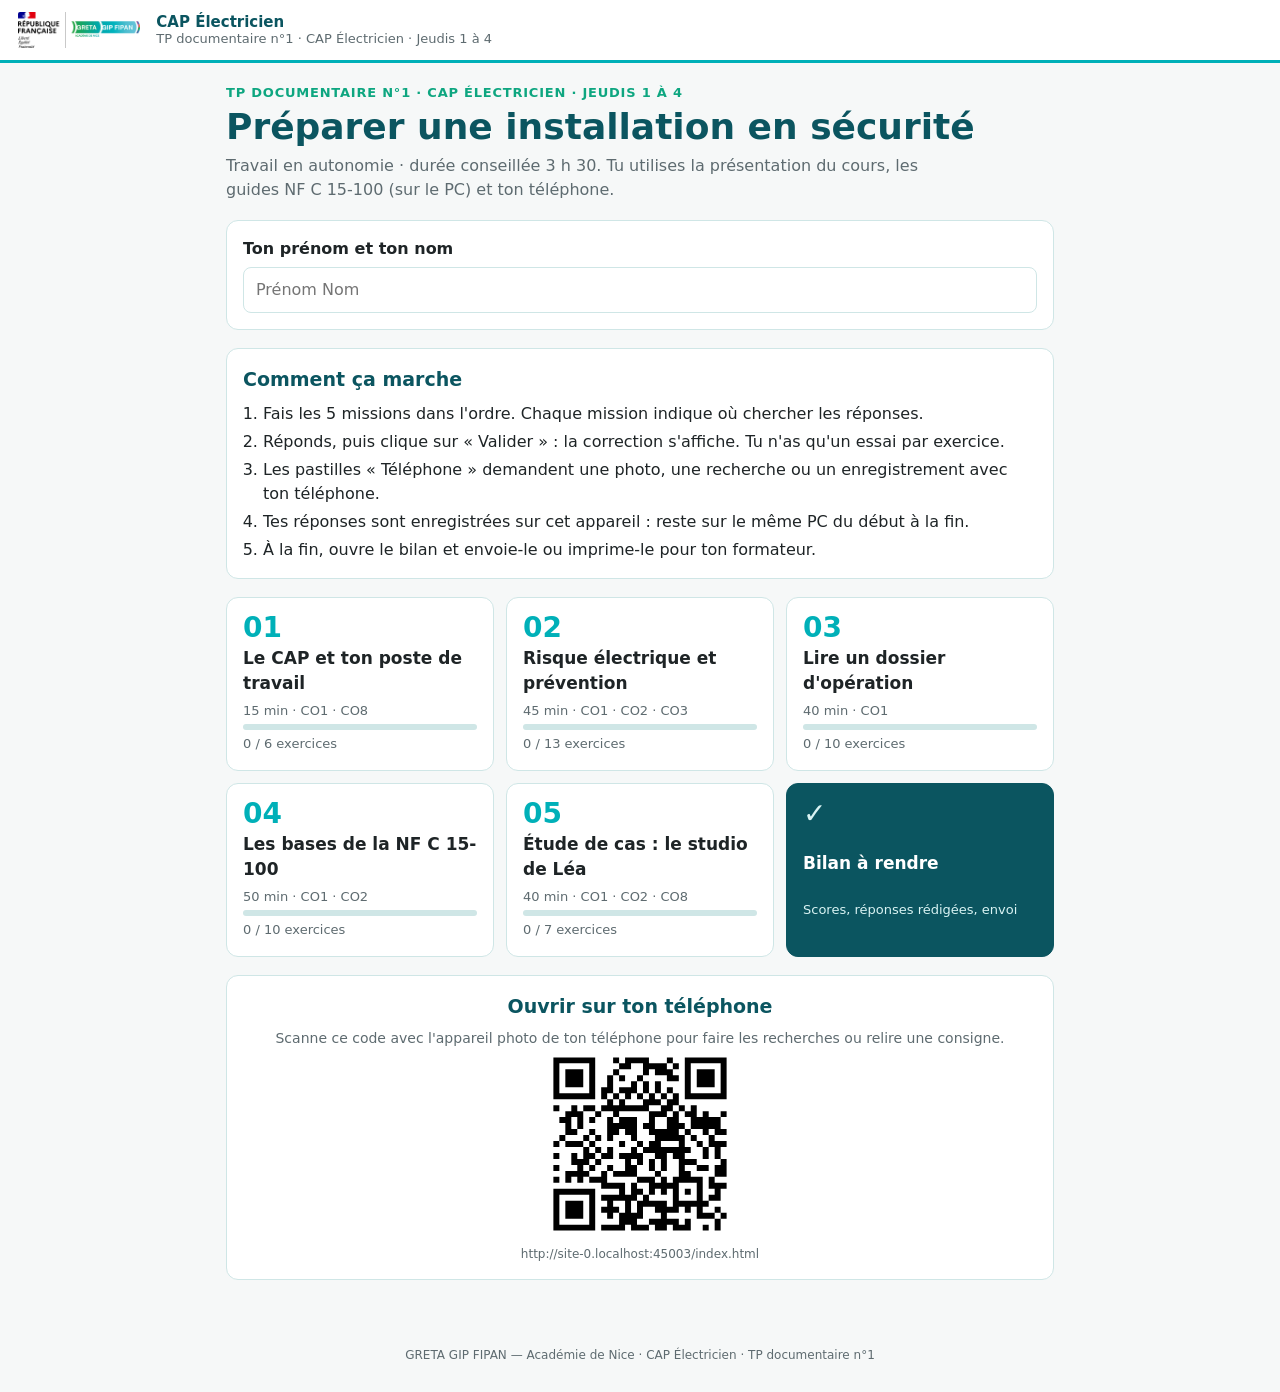
<file: index.html>
<!doctype html>
<html lang="fr">
<head>
<meta charset="utf-8">
<meta name="viewport" content="width=device-width,initial-scale=1">
<title>TP documentaire n°1 – CAP Électricien</title>
<meta name="description" content="TP documentaire en autonomie : préparer une installation électrique en sécurité (CAP Électricien, GRETA GIP FIPAN).">
<link rel="stylesheet" href="style.css">
</head>
<body>
<div id="app"><p style="padding:20px">Chargement du TP…</p></div>
<noscript><p style="padding:20px">Ce TP a besoin de JavaScript pour fonctionner.</p></noscript>
<script src="qrcode.js"></script>
<script src="data.js"></script>
<script src="config.js"></script>
<script src="app.js"></script>
</body>
</html>
</file>
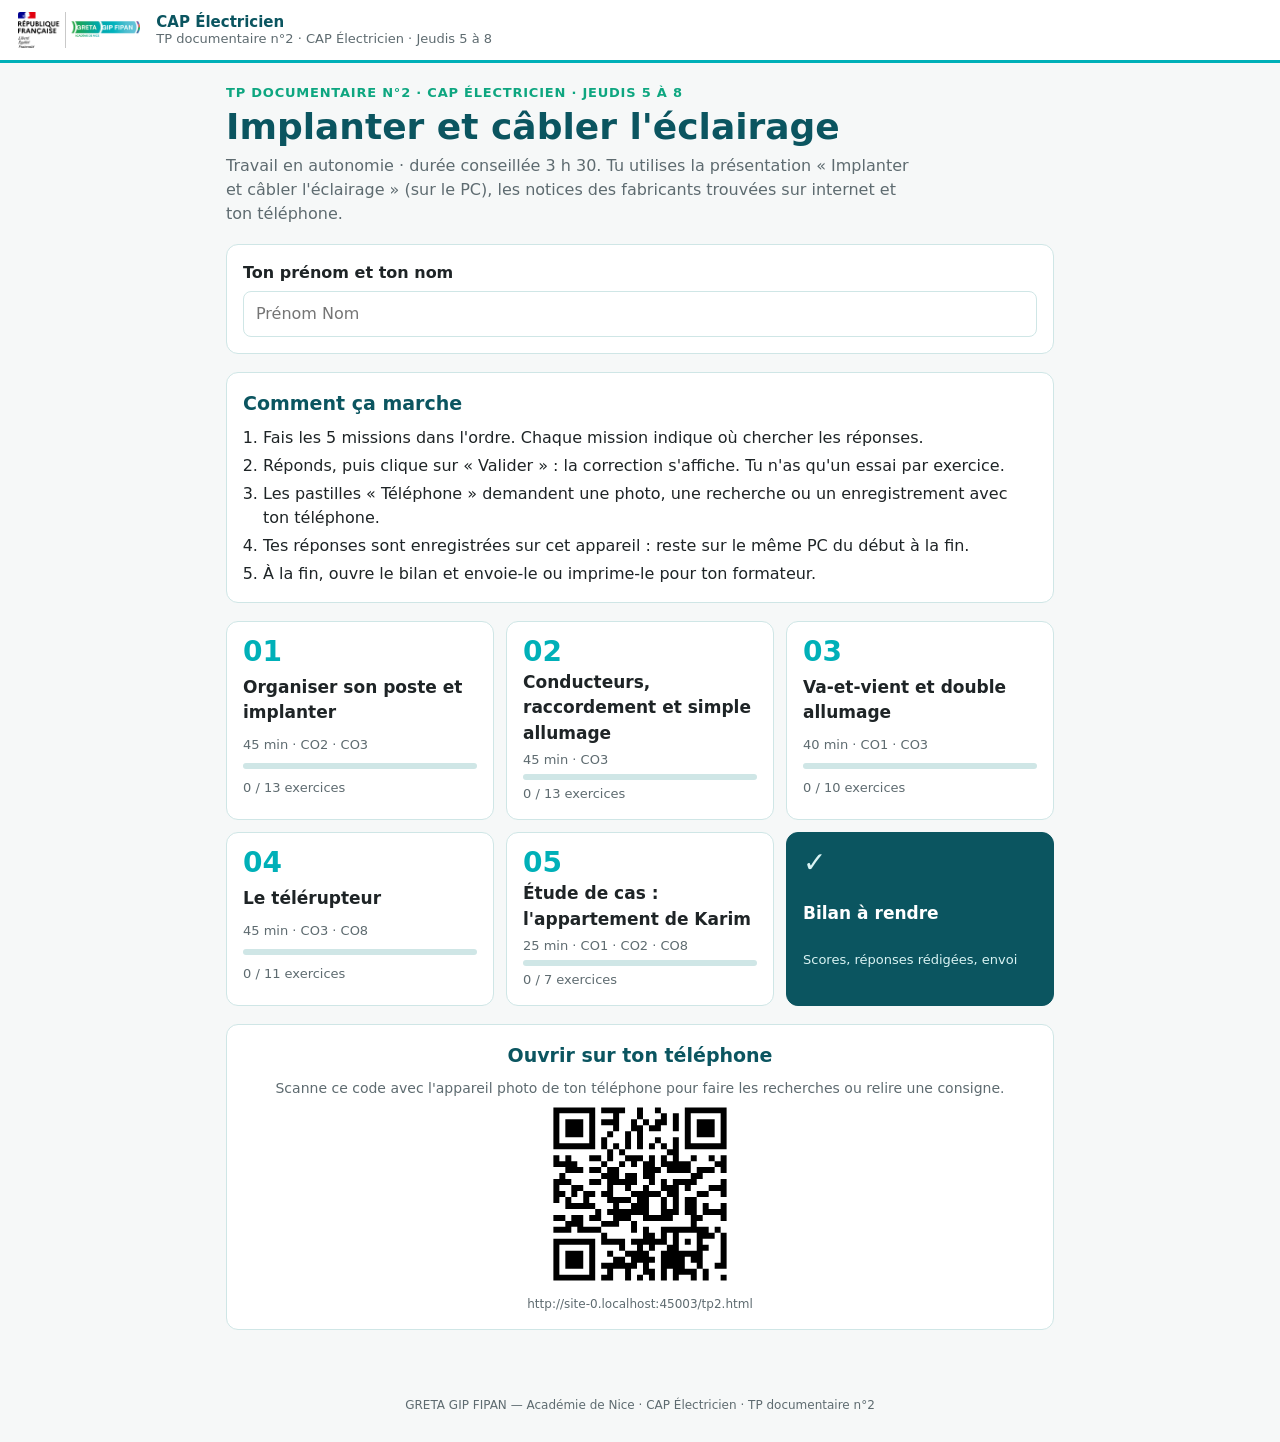
<file: tp2.html>
<!doctype html>
<html lang="fr">
<head>
<meta charset="utf-8">
<meta name="viewport" content="width=device-width,initial-scale=1">
<title>TP documentaire n°2 – CAP Électricien</title>
<meta name="description" content="TP documentaire en autonomie : implanter et câbler l’éclairage (simple allumage, va-et-vient, télérupteur) (CAP Électricien, GRETA GIP FIPAN).">
<link rel="stylesheet" href="style.css">
</head>
<body>
<div id="app"><p style="padding:20px">Chargement du TP…</p></div>
<noscript><p style="padding:20px">Ce TP a besoin de JavaScript pour fonctionner.</p></noscript>
<script src="qrcode.js"></script>
<script src="data2.js"></script>
<script src="config.js"></script>
<script src="app.js"></script>
</body>
</html>
</file>
<file: style.css>
/* Charte GRETA GIP FIPAN – cours CAP Électricien */
:root{
  --ink:#1e2426; --teal:#0b5560; --cyan:#00b0b8; --green:#0ea680; --grey:#5e6b70;
  --pale:#e6f6f5; --line:#cfe6e6; --bg:#f6f8f8; --card:#fff;
  --good:#1f8a4c; --goodbg:#e8f5ec; --bad:#c0392b; --badbg:#fdecea; --warn:#8a5a00; --warnbg:#fff4e0;
  --f:"Segoe UI",system-ui,-apple-system,Roboto,Arial,sans-serif;
}
@media (prefers-color-scheme:dark){:root:not([data-theme="light"]){
  --ink:#e6ecec; --teal:#6fd0d6; --cyan:#3cc6cc; --green:#3fcf9f; --grey:#9eacb0;
  --pale:#17302f; --line:#2c4646; --bg:#0f1516; --card:#172021;
  --good:#5fd08f; --goodbg:#16301f; --bad:#ff8a7a; --badbg:#3a1d1a; --warn:#f2c46b; --warnbg:#342611; color-scheme:dark}}
*{box-sizing:border-box}
html,body{margin:0}
body{background:var(--bg);color:var(--ink);font-family:var(--f);font-size:16px;line-height:1.5}
a{color:var(--teal)}
.top{display:flex;align-items:center;gap:14px;padding:10px 16px;background:var(--card);border-bottom:3px solid var(--cyan);position:sticky;top:0;z-index:5}
.brand img{height:40px;display:block;background:#fff;border-radius:4px;padding:2px}
.toptxt{display:flex;flex-direction:column;line-height:1.2;min-width:0}
.toptxt strong{color:var(--teal);font-size:15px}
.toptxt span{color:var(--grey);font-size:13px;white-space:nowrap;overflow:hidden;text-overflow:ellipsis}
.wrap{max-width:860px;margin:0 auto;padding:20px 16px 48px;display:grid;gap:18px}
.hero h1{font-size:clamp(26px,5vw,36px);line-height:1.1;margin:4px 0 8px;color:var(--teal)}
.eyebrow{margin:0;font-size:13px;font-weight:700;letter-spacing:.06em;text-transform:uppercase;color:var(--green)}
.lead{margin:0;color:var(--grey);max-width:68ch}
.src{margin:10px 0 0;padding:10px 12px;background:var(--pale);border-radius:8px;font-size:14px}
.card{background:var(--card);border:1px solid var(--line);border-radius:12px;padding:16px}
.card h2{margin:0 0 8px;font-size:19px;color:var(--teal)}
.lab{display:block;font-weight:600;margin-bottom:6px}
input[type=text],textarea,select{width:100%;font:inherit;padding:10px 12px;border:1px solid var(--line);border-radius:8px;background:var(--card);color:var(--ink)}
input:focus-visible,textarea:focus-visible,select:focus-visible,button:focus-visible,a:focus-visible{outline:3px solid var(--cyan);outline-offset:2px}
.rules ol{margin:0;padding-left:20px;display:grid;gap:4px}
.mgrid{display:grid;grid-template-columns:repeat(auto-fill,minmax(240px,1fr));gap:12px}
.mcard{display:grid;gap:4px;padding:16px;background:var(--card);border:1px solid var(--line);border-radius:12px;text-decoration:none;color:var(--ink);transition:border-color .15s}
.mcard:hover{border-color:var(--cyan)}
.mcard.full{border-color:var(--green);background:var(--goodbg)}
.mcard.bilan{background:var(--teal);border-color:var(--teal);color:#fff}
.mcard.bilan .mm,.mcard.bilan .mn{color:#d9f3f3}
.mn{font-size:28px;font-weight:800;color:var(--cyan);line-height:1}
.mt{font-weight:700;font-size:17px}
.mm{font-size:13px;color:var(--grey)}
.bar{display:block;height:6px;background:var(--line);border-radius:3px;overflow:hidden}
.bar i{display:block;height:100%;background:var(--green);border-radius:3px}
.qr{display:grid;justify-items:center;text-align:center}
.qrimg{width:190px;height:190px;background:#fff;padding:6px;border-radius:8px}
.qrimg svg{width:100%;height:100%}
.url{font-size:12px;color:var(--grey);word-break:break-all;margin:6px 0 0}
.hint{font-size:14px;color:var(--grey);margin:0}
.warn{color:var(--warn)}
.prog{position:sticky;top:64px;z-index:4;background:var(--bg);padding:6px 0;display:grid;gap:4px}
.ptxt{font-size:13px;color:var(--grey)}
.ex{background:var(--card);border:1px solid var(--line);border-left:5px solid var(--cyan);border-radius:12px;padding:16px;display:grid;gap:10px}
.ex.done{border-left-color:var(--green)}
.ex h3{margin:0;font-size:17px;line-height:1.35}
.exhead{display:flex;flex-wrap:wrap;gap:6px;align-items:center}
.exnum{display:inline-grid;place-items:center;width:30px;height:30px;border-radius:50%;background:var(--cyan);color:#fff;font-weight:800}
.tag{font-size:12px;font-weight:700;padding:3px 9px;border-radius:999px;background:var(--pale);color:var(--teal)}
.tag.phone{background:var(--warnbg);color:var(--warn)}
.tag.search{background:#e3ecf7;color:#2d5f95}
.tag.score{background:var(--goodbg);color:var(--good);margin-left:auto}
.research{margin:0;padding:8px 12px;border-radius:8px;background:#e3ecf7;color:#1f466f;font-size:14px}
@media (prefers-color-scheme:dark){:root:not([data-theme="light"]) .research,:root:not([data-theme="light"]) .tag.search{background:#1b2a3c;color:#9cc2ee}}
.schema{width:100%;height:auto;background:#fff;border-radius:8px;border:1px solid var(--line)}
.exbody{display:grid;gap:8px}
.opt{display:flex;gap:10px;align-items:flex-start;padding:10px 12px;border:1px solid var(--line);border-radius:8px;cursor:pointer}
.opt input{margin-top:3px;width:18px;height:18px;flex:none}
.opt.step{border-style:dashed}
.good{background:var(--goodbg)!important;border-color:var(--good)!important}
.bad{background:var(--badbg)!important;border-color:var(--bad)!important}
.fix{color:var(--good);font-weight:600;font-size:14px;margin:0}
.numrow{display:flex;gap:8px;align-items:center;max-width:280px;padding:4px;border-radius:8px;border:1px solid transparent}
.num{max-width:180px}
.unit{color:var(--grey);font-weight:600}
.tfrow,.mrow,.genrow{display:grid;gap:8px;padding:10px 12px;border:1px solid var(--line);border-radius:8px}
.tfrow{grid-template-columns:1fr auto;align-items:center}
.tfrow .fix{grid-column:1/-1}
.genrow p{margin:0}
.mrow{grid-template-columns:minmax(0,1fr) minmax(0,1.3fr);align-items:center}
.mrow .fix{grid-column:1/-1}
.mrow.img{grid-template-columns:150px 1fr}
.sym{width:150px;height:100px;object-fit:contain;background:#fff;border-radius:6px;border:1px solid var(--line)}
.ml{font-weight:600}
@media (max-width:560px){.mrow,.mrow.img,.tfrow{grid-template-columns:1fr}.sym{width:100%;height:110px}}
.seg{display:inline-flex;flex-wrap:wrap;gap:6px}
.segb,button,.btn{font:inherit;font-weight:600;padding:9px 16px;border-radius:8px;border:1px solid var(--line);background:var(--card);color:var(--ink);cursor:pointer;text-decoration:none;display:inline-block}
.segb[aria-pressed="true"]{background:var(--teal);border-color:var(--teal);color:#fff}
button:disabled{opacity:.6;cursor:default}
.primary{background:var(--teal)!important;border-color:var(--teal)!important;color:#fff!important}
.danger{background:var(--bad);border-color:var(--bad);color:#fff}
.actions{display:flex;flex-wrap:wrap;gap:10px;align-items:center}
.msg{margin:0;font-size:14px;color:var(--warn)}
.explain{margin:0;padding:10px 12px;background:var(--pale);border-radius:8px;font-size:14px}
.order{margin:0;padding-left:0;list-style:none;display:grid;gap:6px;counter-reset:o}
.order li{display:flex;gap:10px;align-items:center;padding:8px 10px;border:1px solid var(--line);border-radius:8px;flex-wrap:wrap}
.order li::before{counter-increment:o;content:counter(o);display:inline-grid;place-items:center;width:24px;height:24px;border-radius:50%;background:var(--pale);color:var(--teal);font-weight:800;flex:none}
.ot{flex:1;min-width:150px}
.obtn{display:flex;gap:4px}
.obtn button{padding:6px 10px}
.notelab{font-weight:600;font-size:14px;margin-top:4px}
.next{display:flex;justify-content:space-between;gap:10px;flex-wrap:wrap}
.bt{width:100%;border-collapse:collapse;font-size:15px}
.bt th,.bt td{padding:8px 10px;border-bottom:1px solid var(--line);text-align:left}
.bt th{font-size:12px;text-transform:uppercase;letter-spacing:.05em;color:var(--grey)}
.bt td.n{font-variant-numeric:tabular-nums;white-space:nowrap}
.bt tr.tot td{font-weight:800;border-bottom:0}
.lvl{font-weight:700;padding:2px 8px;border-radius:999px}
.lvl.a{background:var(--goodbg);color:var(--good)}.lvl.b{background:var(--warnbg);color:var(--warn)}.lvl.c{background:var(--badbg);color:var(--bad)}
.btxt{white-space:pre-wrap;font-family:ui-monospace,Consolas,monospace;font-size:13px;margin:0;max-height:420px;overflow:auto;background:var(--bg);padding:12px;border-radius:8px}
.reset summary{cursor:pointer;color:var(--grey);font-size:14px}
.reset{display:grid;gap:8px}
.foot{text-align:center;font-size:12px;color:var(--grey);padding:18px 16px 28px}
@media print{
  .top,.actions,.reset,.next,.prog,.foot{display:none!important}
  body{background:#fff;color:#000}
  .card,.ex{border-color:#bbb}
  .btxt{max-height:none;background:#fff;border:1px solid #ccc}
}
.msg.ok{color:var(--good);font-weight:600}.msg.info{color:var(--grey)}
.send .big{font-size:17px;padding:12px 22px;margin:4px 0 10px}
@media print{.send{display:none}}
</file>
